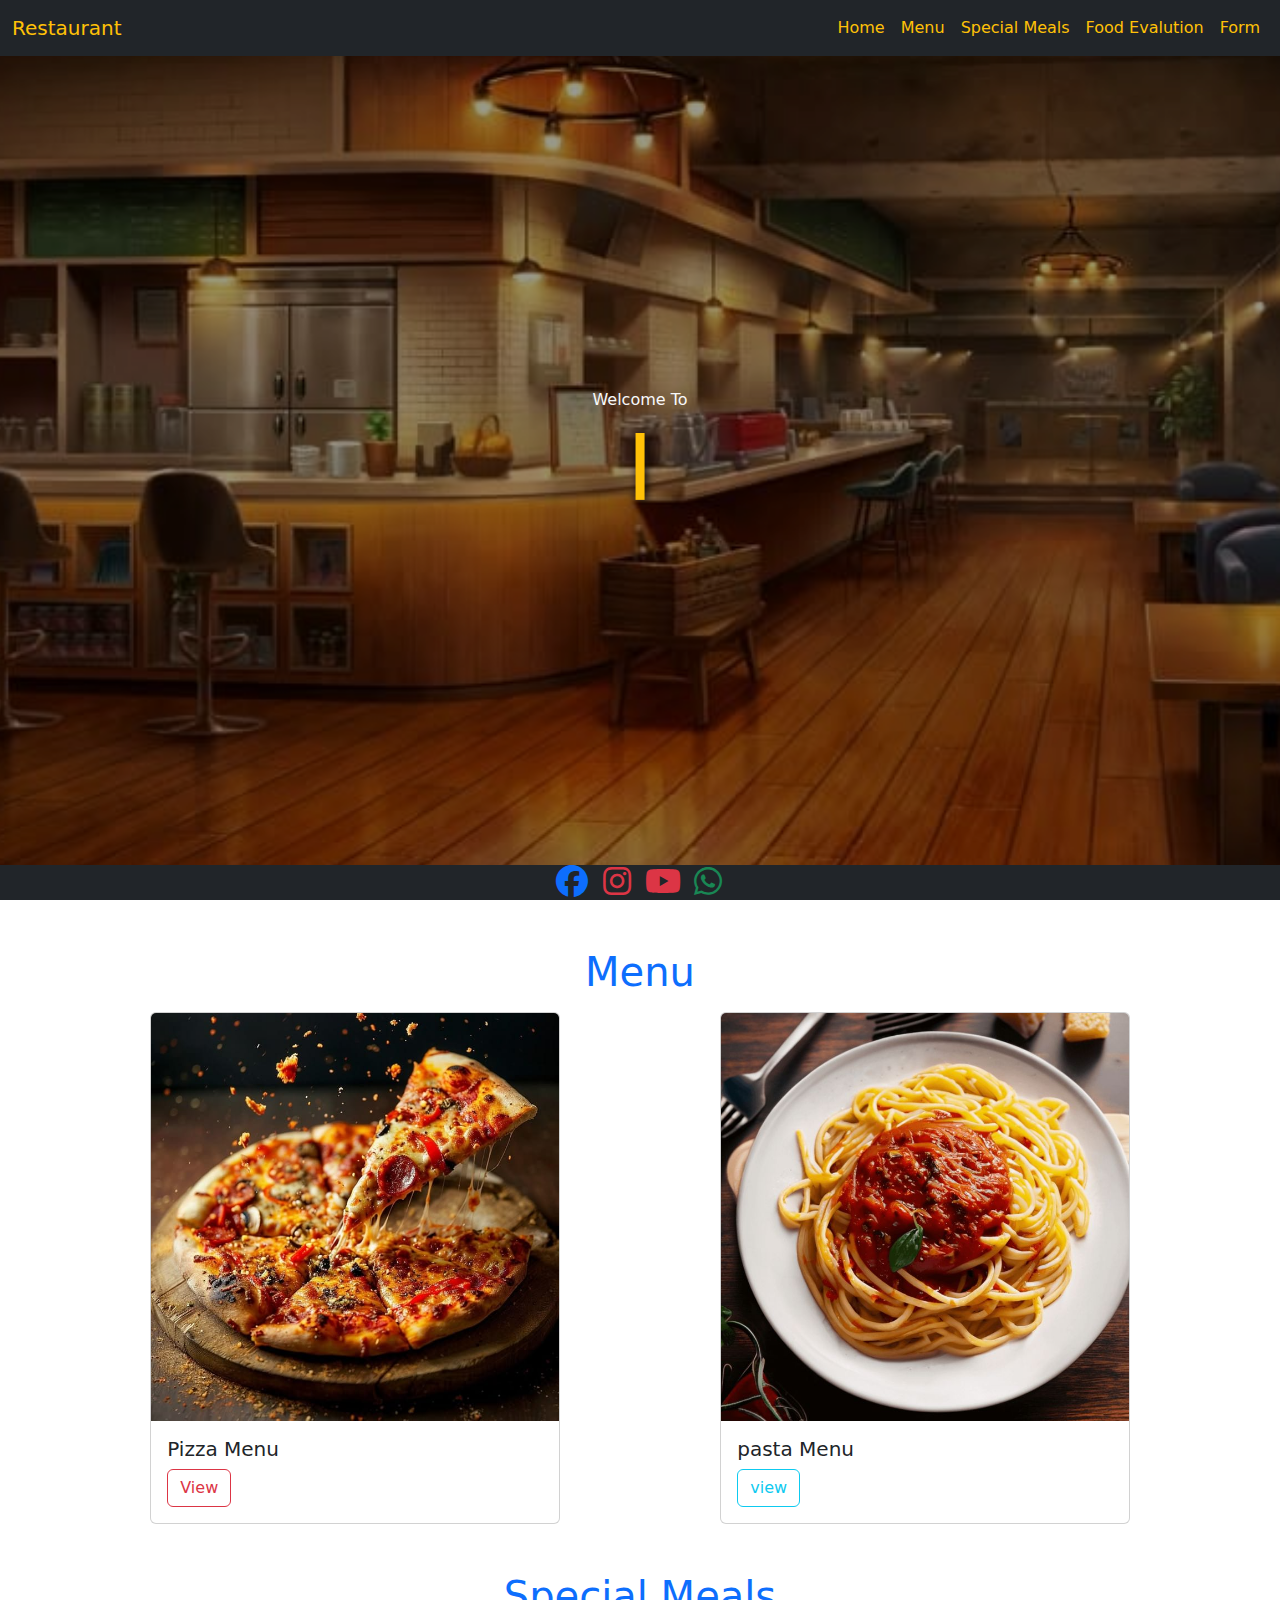
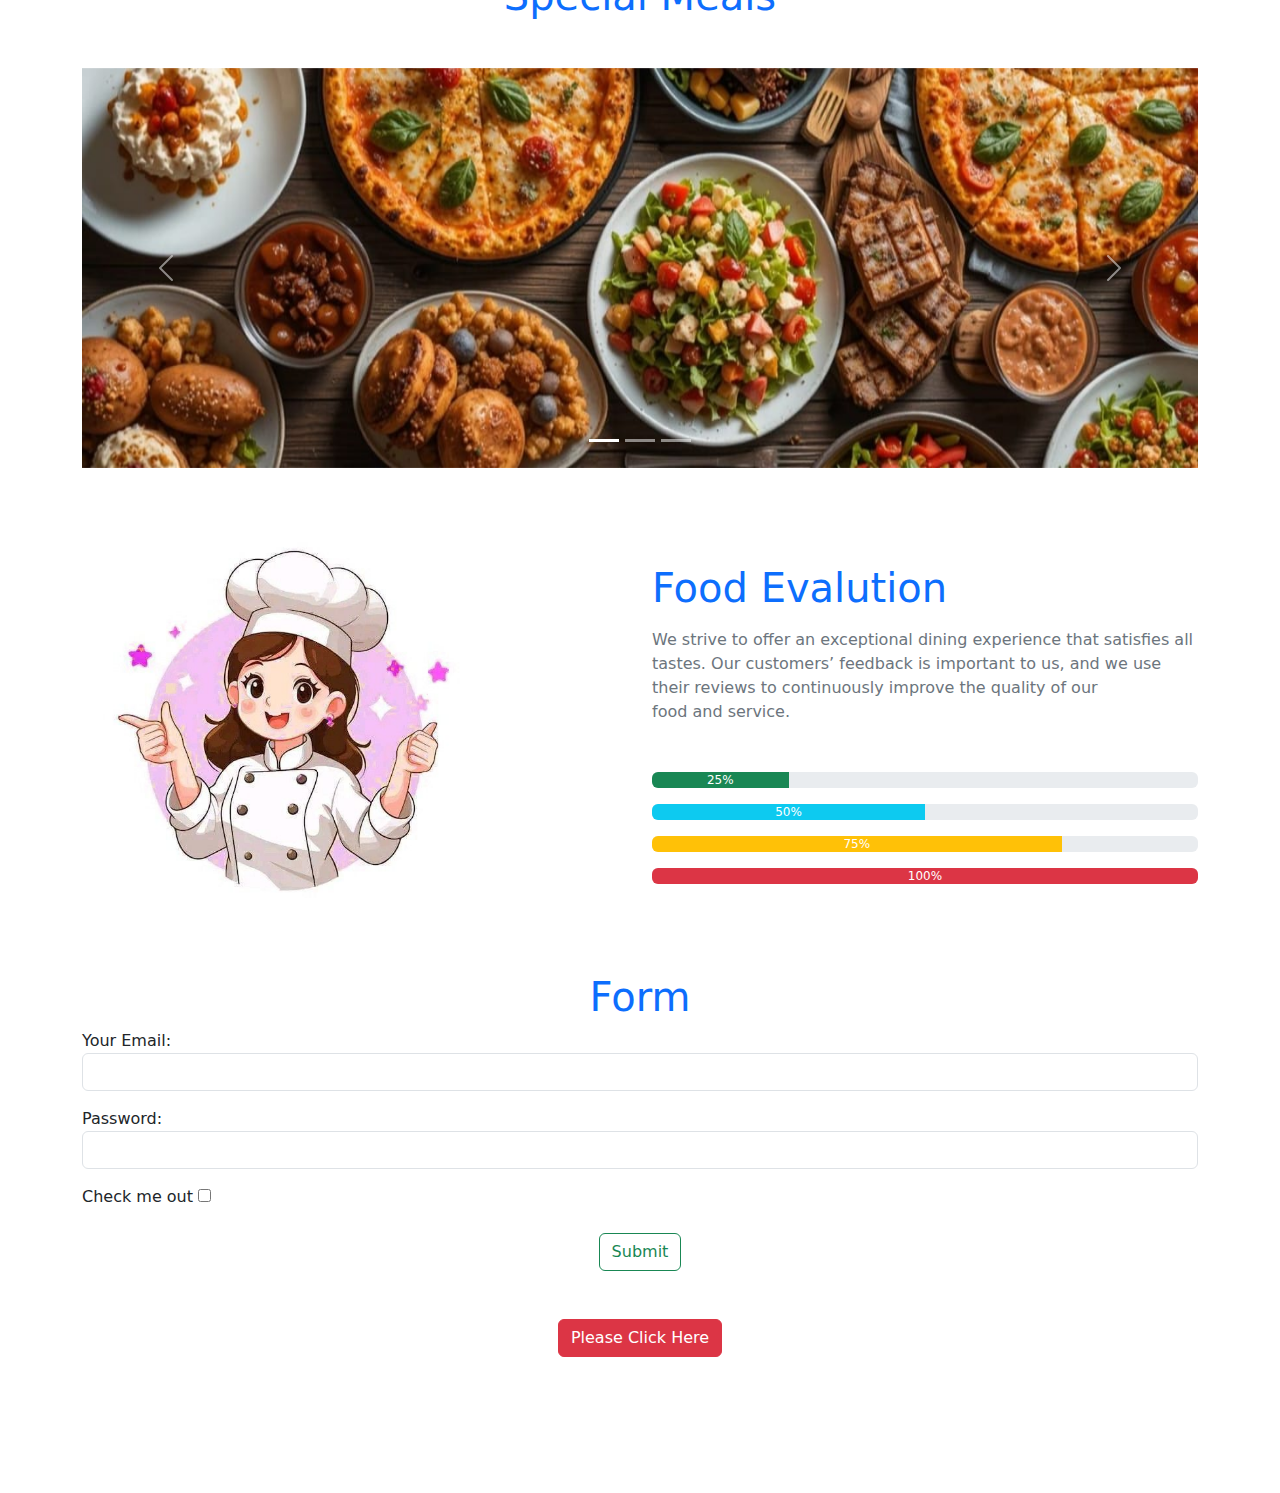
<file: index.html>
<!DOCTYPE html>
<html lang="en">
<head>
    <meta charset="UTF-8">
    <meta name="viewport" content="width=device-width, initial-scale=1.0">
    <link rel="shortcut icon" href="" type="image/x-icon">
    <link rel="shortcut icon" href="./img/icon.jpg" type="image/x-icon">
    <title>Resturant</title>
    <link rel="stylesheet" href="./css/all.min.css">
    <link rel="stylesheet" href="./css/bootstrap.min.css">
    <link rel="stylesheet" href="./css/style.css">
</head>
<body>
  <header>
    <!-- Navbar -->
     <nav class="navbar navbar-expand-lg navbar-light bg-dark fixed-top ">
  <div class="container-fluid">
    <a class="navbar-brand text-warning" href="#">Restaurant</a>
    <button class="navbar-toggler bg-light" type="button" data-bs-toggle="collapse" data-bs-target="#navbarSupportedContent" aria-controls="navbarSupportedContent" aria-expanded="false" aria-label="Toggle navigation">
      <span class="navbar-toggler-icon"></span>
    </button>
    <div class="collapse navbar-collapse" id="navbarSupportedContent">
      <ul class="navbar-nav ms-auto mb-2 mb-lg-0">
        <li class="nav-item t ">
          <a class="nav-link active text-warning " aria-current="page" href="#Home">Home</a>
        </li>
 <li class="nav-item t ">
          <a class="nav-link active text-warning " aria-current="page" href="#Menu">Menu</a>
        </li>
         <li class="nav-item">
          <a class="nav-link active text-warning" aria-current="page" href="#Special Meals">Special Meals</a>
        </li>
         <li class="nav-item">
          <a class="nav-link active text-warning" aria-current="page" href="#Food Evalution">Food Evalution</a>
        </li>
         <li class="nav-item">
          <a class="nav-link active text-warning" aria-current="page" href="#Form">Form</a>
        </li>
      </ul>
    </div>
  </div>
</nav>
    <!-- sec1:Menue -->
     <section id="Home" ></section>
      <div class="home">
        <div class="home2">
            <div class="home1">
      <h6 class="text-light">Welcome To</h6>
     <h1 class="text-warning"></h1>
        </div>
      </div>
     
    </div>
    <!-- sec2:Menu -->
     <section id="Menu" ></section>
     <h1 class="text-center mt-5 text-primary">Menu</h1>
     <div class="container mt-3 mb-5">
  <div class="row ">
    <div class="col md-4">
      <div class="card w-75 mx-auto">
  <img src="./img/pizza.jpg"  class="card-img-top"  alt="pizza">
  <div class="card-body">
    <h5 class="card-title">Pizza Menu</h5>
    
    <a href="pizza.html" target="_blank" class="btn btn-outline-danger" >View</a>
  </div>
</div>
    </div>
    <div class="col md-4">
      <div class="card w-75 mx-auto" >
  <img src="./img/pasta.jpg" class="card-img-top" alt="pasta">
  <div class="card-body">
    <h5 class="card-title">pasta Menu</h5>
    
    <a href="pasta.html" target="_blank" class="btn btn-outline-info">view</a>
  </div>
</div>
    </div>
    
  </div>
</div>
    <!-- sec3:Special Meals -->
     <section id="Special Meals" ></section>
     <h1 class="text-center mt-5 mb-5 text-primary">Special Meals</h1>
     <div class="container" >
  <div class="row mb-5" >
    <div class=" col-md-12 ">
      <div id="carouselExampleIndicators" class="carousel slide" data-bs-ride="carousel">
  <div class="carousel-indicators">
    <button type="button" data-bs-target="#carouselExampleIndicators" data-bs-slide-to="0" class="active" aria-current="true" aria-label="Slide 1"></button>
    <button type="button" data-bs-target="#carouselExampleIndicators" data-bs-slide-to="1" aria-label="Slide 2"></button>
    <button type="button" data-bs-target="#carouselExampleIndicators" data-bs-slide-to="2" aria-label="Slide 3"></button>
  </div>
  <div class="carousel-inner">
    <div class="carousel-item active">
      <img src="./img/Special Meal1.jpg" height="400" class="d-block w-100" alt="Special Meal1">
    </div>
    <div class="carousel-item">
      <img src="./img/Special Meal2.jpg" height="400" class="d-block w-100" alt="Special Meal2">
    </div>
    <div class="carousel-item">
      <img src="./img/Special Meal3.jpg" height="400" class="d-block w-100" alt="Special Meal3">
    </div>
  </div>
  <button class="carousel-control-prev" type="button" data-bs-target="#carouselExampleIndicators" data-bs-slide="prev">
    <span class="carousel-control-prev-icon" aria-hidden="true"></span>
    <span class="visually-hidden">Previous</span>
  </button>
  <button class="carousel-control-next" type="button" data-bs-target="#carouselExampleIndicators" data-bs-slide="next">
    <span class="carousel-control-next-icon" aria-hidden="true"></span>
    <span class="visually-hidden">Next</span>
  </button>
</div>
    </div>
  </div>
  
</div>
    <!-- sec4: Food Evaluation -->
     <section id="Food Evalution" ></section>
     <div class="container mt-5">
  <div class="row ">
    <div class="col-md-6">
     <img src="./img/Chef.jpg" class="w-75">
    </div>
    <div class="col-md-6">
     <h1 class="mt-5 text-primary">Food Evalution</h1>
     <p class="text-secondary mt-3">We strive to offer an exceptional dining experience that satisfies all tastes. Our customers’ feedback is important to us, and we use their reviews to continuously improve the quality of our food and service.</p>
     <div class="progress mt-5">
  <div class="progress-bar bg-success" role="progressbar" style="width: 25%" aria-valuenow="25" aria-valuemin="0" aria-valuemax="100">25%</div>
</div>
<div class="progress mt-3">
  <div class="progress-bar bg-info" role="progressbar" style="width: 50%" aria-valuenow="50" aria-valuemin="0" aria-valuemax="100">50%</div>
</div>
<div class="progress mt-3">
  <div class="progress-bar bg-warning" role="progressbar" style="width: 75%" aria-valuenow="75" aria-valuemin="0" aria-valuemax="100">75%</div>
</div>
<div class="progress mt-3">
  <div class="progress-bar bg-danger" role="progressbar" style="width: 100%" aria-valuenow="100" aria-valuemin="0" aria-valuemax="100">100%</div>
</div>
    </div>
  </div>
 
</div>
    <!-- sec5:Form -->
     <section id="Form" ></section>
     <form class="bg-body">
     <h1 class="text-center text-primary mt-5">Form</h1>
     <div class="container">
  <div class="row ">
    <div class="col-md-12">
    <div>
<label for="Your Email">Your Email:</label>
<input id="Your Email" type="email" class="form-control" name="Your Email" required/>
    </div>
     <div class="mt-3">
      <lable for="password">Password:</lable>
<input id="password" type="password" class="form-control" name="password"/>
     </div>
  <div class="mt-3">
    <label for="Check me out">Check me out</label>
<input id="Check me out" type="checkbox" name="Check me out" value="Check me out" />
  </div>

    </div>
  </div>
</div>
    

 <div class=" text-center mt-4 mb-5">
<button type="submit" class=" btn btn-outline-success">Submit</button>
 </div>


  <div class="text-center">
 <p>
  <button class=" btn btn-danger  " type="button" data-bs-toggle="collapse" data-bs-target="#collapseWidthExample" aria-expanded="false" aria-controls="collapseWidthExample">
    Please Click Here
  </button>
</p>

<div style="min-height: 120px;">
  <div class="collapse collapse-horizontal" id="collapseWidthExample">
    <div class="card card-body" style="width: 300px;">
      Thank you for visiting my website</div>
    
    </div>
    </div>
  </div>
</div>
  </div>
     </form>
    <!-- Footer -->
   <footer class=" bg-dark fixed-bottom text-center ">
    <a href="https://facebook.com/" class="text-decoration-none" target="_blank">
    <i class="fa-brands fa-facebook text-primary fa-2x "></i></a>
    <a href="https://instagram.com/" class="text-decoration-none" target="_blank">
    <i class="fa-brands fa-instagram text-danger fa-2x"></i></a>
    <a href="https://youtube.com/" class="text-decoration-none" target="_blank">
     <i class="fa-brands fa-youtube text-danger fa-2x"></i></a>
     <a href="https://whatsap.com/" class="text-decoration-none" target="_blank">
      <i class="fa-brands fa-whatsapp text-success fa-2x"></i>
     </a>
   </footer>
    <script src="./js/bootstrap.bundle.min.js"></script>
    </header>
</body>
</html>
</file>
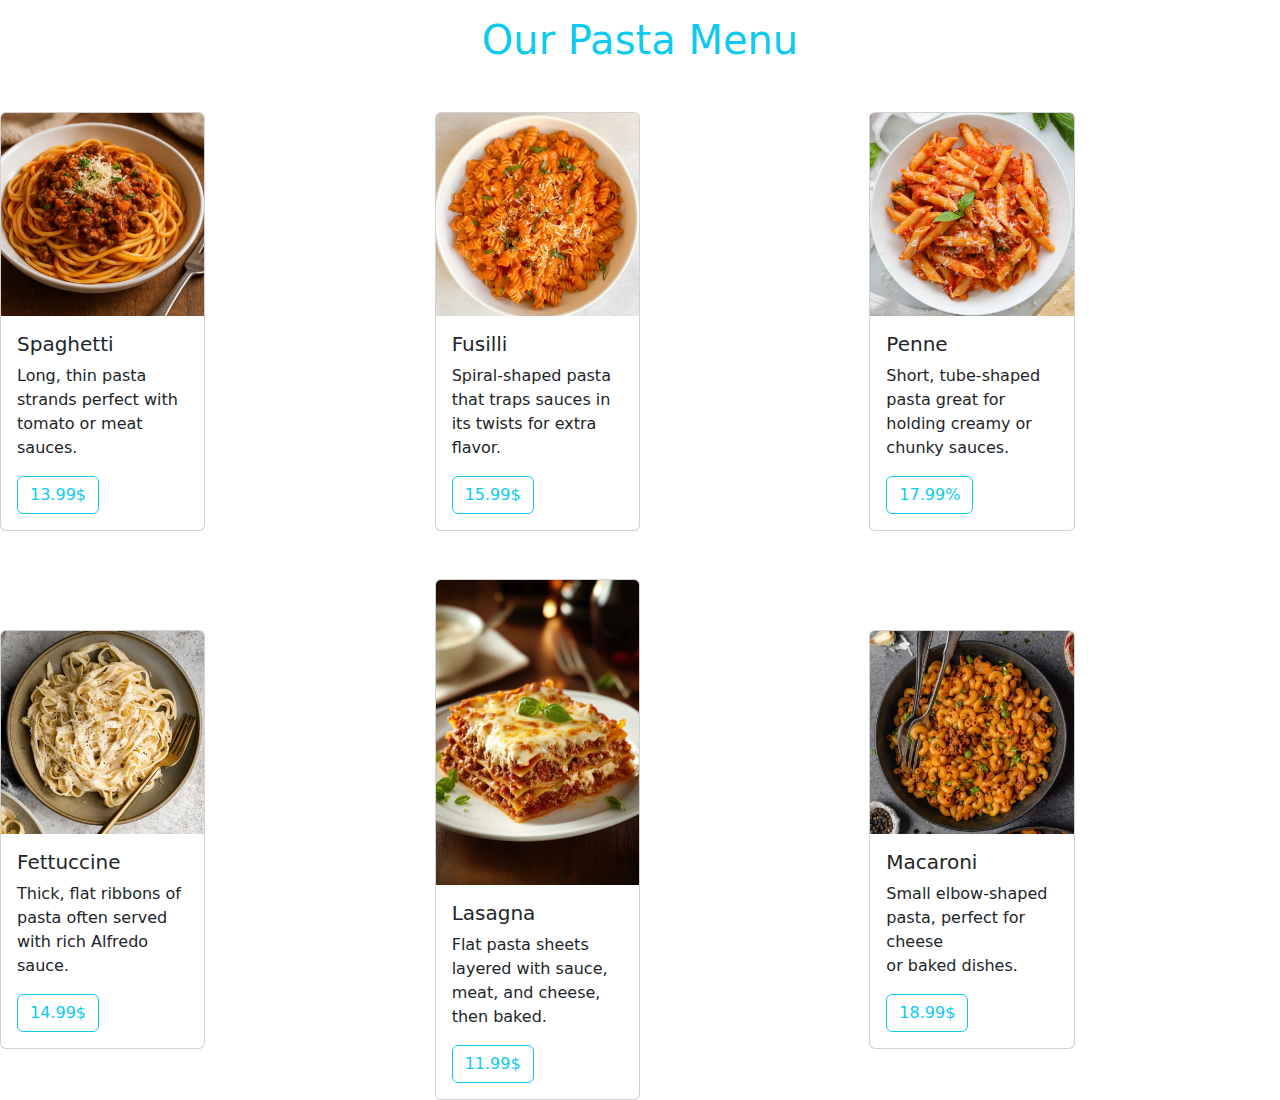
<file: pasta.html>
<!DOCTYPE html>
<html lang="en">
<head>
    <meta charset="UTF-8">
    <meta name="viewport" content="width=device-width, initial-scale=1.0">
    <title>pasta</title>
    <link rel="shortcut icon" href="img/pasta.jpg" type="image/x-icon">
    <link rel="stylesheet" href="./css/bootstrap.min.css">
</head>
<body>
    <h1 class="text-info text-center mt-3 mb-5">Our Pasta Menu</h1>
    <div class="row align-items-start">
    <div class="col">
      <div class="card w-50 " >
  <img src="./img/Spaghetti.jpg" class="card-img-top" alt="Spaghetti">
  <div class="card-body">
    <h5 class="card-title">Spaghetti</h5>
    <p class="card-text">Long, thin pasta strands perfect with tomato or meat sauces.

</p>
    <a href="#" class="btn btn-outline-info">13.99$</a>
  </div>
</div>
    </div>
    <div class="col">
      <div class="card w-50" >
  <img src="./img/Fusilli.jpg" class="card-img-top" alt="Fusilli">
  <div class="card-body">
    <h5 class="card-title">Fusilli</h5>
    <p class="card-text">Spiral-shaped pasta that traps sauces in its twists for extra flavor.

</p>
    <a href="#" class="btn btn-outline-info">15.99$</a>
  </div>
</div>
    </div>
    <div class="col ">
      <div class="card w-50" >
  <img src="./img/Penne.jpg" class="card-img-top" alt="Penne">
  <div class="card-body">
    <h5 class="card-title">Penne</h5>
    <p class="card-text">Short, tube-shaped pasta great for holding creamy or chunky sauces.
</p>
    <a href="#" class="btn btn-outline-info">17.99%</a>
  </div>
</div>
    </div>
  </div>
 <body>
  <div class="row align-items-center mt-5">
    <div class="col">
      <div class="card w-50">
  <img src="./img/Fettuccine.jpg" class="card-img-top" alt="Fettuccine">
  <div class="card-body">
    <h5 class="card-title">Fettuccine</h5>
    <p class="card-text">Thick, flat ribbons of pasta often served with rich Alfredo sauce.
</p>
    <a href="#" class="btn btn-outline-info">14.99$</a>
  </div>
</div>
    </div>
    <div class="col">
     <div class="card w-50" >
  <img src="./img/Lasagna.jpg" class="card-img-top" alt="Lasagna">
  <div class="card-body">
    <h5 class="card-title">Lasagna</h5>
    <p class="card-text">Flat pasta sheets layered with sauce, meat, and cheese, then baked.
</p>
    <a href="#" class="btn btn-outline-info">11.99$</a>
  </div>
</div>
    </div>
    <div class="col">
     <div class="card w-50" >
  <img src="./img/Macaroni.jpg" class="card-img-top" alt="Macaroni">
  <div class="card-body">
    <h5 class="card-title">Macaroni</h5>
    <p class="card-text">Small elbow-shaped pasta, perfect for cheese or baked dishes.</p>
    <a href="#" class="btn btn-outline-info">18.99$</a>
  </div>
</div>
    </div>
  </div>
  
</div>
</body>
</html>
</file>
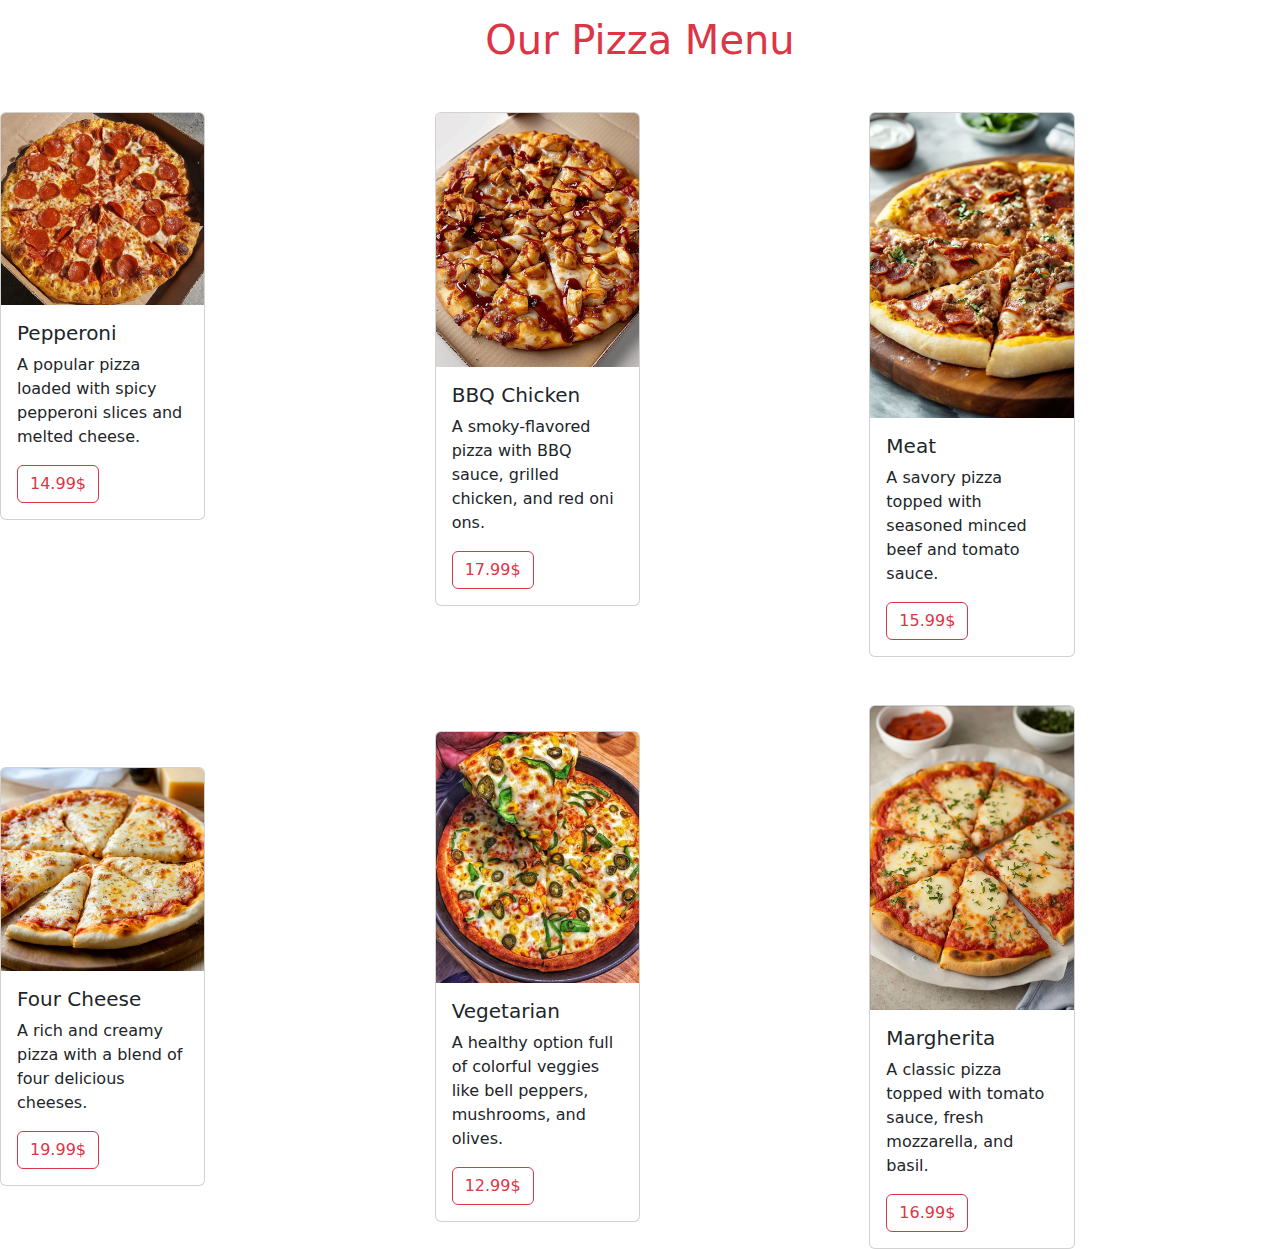
<file: pizza.html>
<!DOCTYPE html>
<html lang="en">
<head>
    <meta charset="UTF-8">
    <meta name="viewport" content="width=device-width, initial-scale=1.0">
    <title>pizza</title>
    <link rel="shortcut icon" href="./img/pizza.jpg" type="image/x-icon">
    <link rel="stylesheet" href="./css/bootstrap.min.css">
</head>
<body>
    <h1 class="text-danger text-center mt-3 mb-5">Our Pizza Menu</h1>
  <div class="row align-items-start">
    <div class="col">
      <div class="card w-50" >
  <img src="./img/Pepperoni.jpg" class="card-img-top" alt="Pepperoni">
  <div class="card-body">
    <h5 class="card-title">Pepperoni</h5>
    <p class="card-text">A popular pizza loaded with spicy pepperoni slices and melted cheese.
</p>
    <a href="#" class="btn btn-outline-danger">14.99$</a>
  </div>
</div>
    </div>
    <div class="col">
      <div class="card w-50" >
  <img src="./img/BBQ Chicken.jpg" class="card-img-top" alt="BBQ Chicken">
  <div class="card-body">
    <h5 class="card-title">BBQ Chicken</h5>
    <p class="card-text">A smoky-flavored pizza with BBQ sauce, grilled chicken, and red onions.</p>
    <a href="#" class="btn btn-outline-danger">17.99$</a>
  </div>
</div>
    </div>
    <div class="col ">
      <div class="card w-50" >
  <img src="./img/meat.jpg" class="card-img-top" alt="Meat">
  <div class="card-body">
    <h5 class="card-title">Meat</h5>
    <p class="card-text">A savory pizza topped with seasoned minced beef and tomato sauce.
</p>
    <a href="#" class="btn btn-outline-danger">15.99$</a>
  </div>
</div>
    </div>
  </div>
 <body>
  <div class="row align-items-center mt-5">
    <div class="col">
      <div class="card w-50">
  <img src="./img/Four Cheese.jpg" class="card-img-top" alt="Four Cheese">
  <div class="card-body">
    <h5 class="card-title">Four Cheese</h5>
    <p class="card-text">A rich and creamy pizza with a blend of four delicious cheeses.

</p>
    <a href="#" class="btn btn-outline-danger">19.99$</a>
  </div>
</div>
    </div>
    <div class="col">
     <div class="card w-50" >
  <img src="./img/Vegetarian.jpg" class="card-img-top" alt="Vegetarian">
  <div class="card-body">
    <h5 class="card-title">Vegetarian</h5>
    <p class="card-text"> A healthy option full of colorful veggies like bell peppers, mushrooms, and olives.

</p>
    <a href="#" class="btn btn-outline-danger">12.99$</a>
  </div>
</div>
    </div>
    <div class="col">
     <div class="card w-50" >
  <img src="./img/Margherita.jpg" class="card-img-top" alt="Margherita">
  <div class="card-body">
    <h5 class="card-title">Margherita</h5>
    <p class="card-text">A classic pizza topped with tomato sauce, fresh mozzarella, and basil.
</p>
    <a href="#" class="btn btn-outline-danger">16.99$</a>
  </div>
</div>
    </div>
  </div>
  
</div>
</body>
</html>
</file>
<file: css/style.css>
.home{
    background-image: url(../img/cover.jpg);
    background-position: center center;
    background-size:cover ;
    height:100vh;
    text-align: center;
}
.home2{
    background-color: rgba(0, 0, 0, 0.4);
    display: flex;
    justify-content: center;
    align-items: center;
    width: 100%;
    height: 100%;
}


.home2 h1::after{
 content: "|";
 animation-name: type;
 animation-duration: 3s;
 animation-iteration-count: infinite;
 font-size: 70px;
 font-weight: bold;
 text-shadow: 2px 2px  10px black;
 font-family: 'Segoe UI', Tahoma, Geneva, Verdana, sans-serif;
}
@keyframes type{
0%{ content: "|";}
5%{ content: "R|";}
10%{ content: "RE|";}
15%{ content: "RES|";}
20%{ content: "REST|";}
25%{ content: "RESTA|";}
30%{ content: "RESTAU|";}
35%{ content: "RESTAUR|";}
40%{ content: "RESTAURA|";}
45%{ content: "RESTAURAN|";}
50%{ content: "RESTAURANT|";}
55%{ content: "RESTAURAN|";}
60%{ content: "RESTAUR|";}
65%{ content: "RESTAU|";}
70%{ content: "RESTA|";}
75%{ content: "REST|";}
80%{ content: "RES|";}
85%{ content: "RE|";}
90%{ content: "R|";}
95%{ content: "|";}
100%{ content: "|";}
}
</file>
